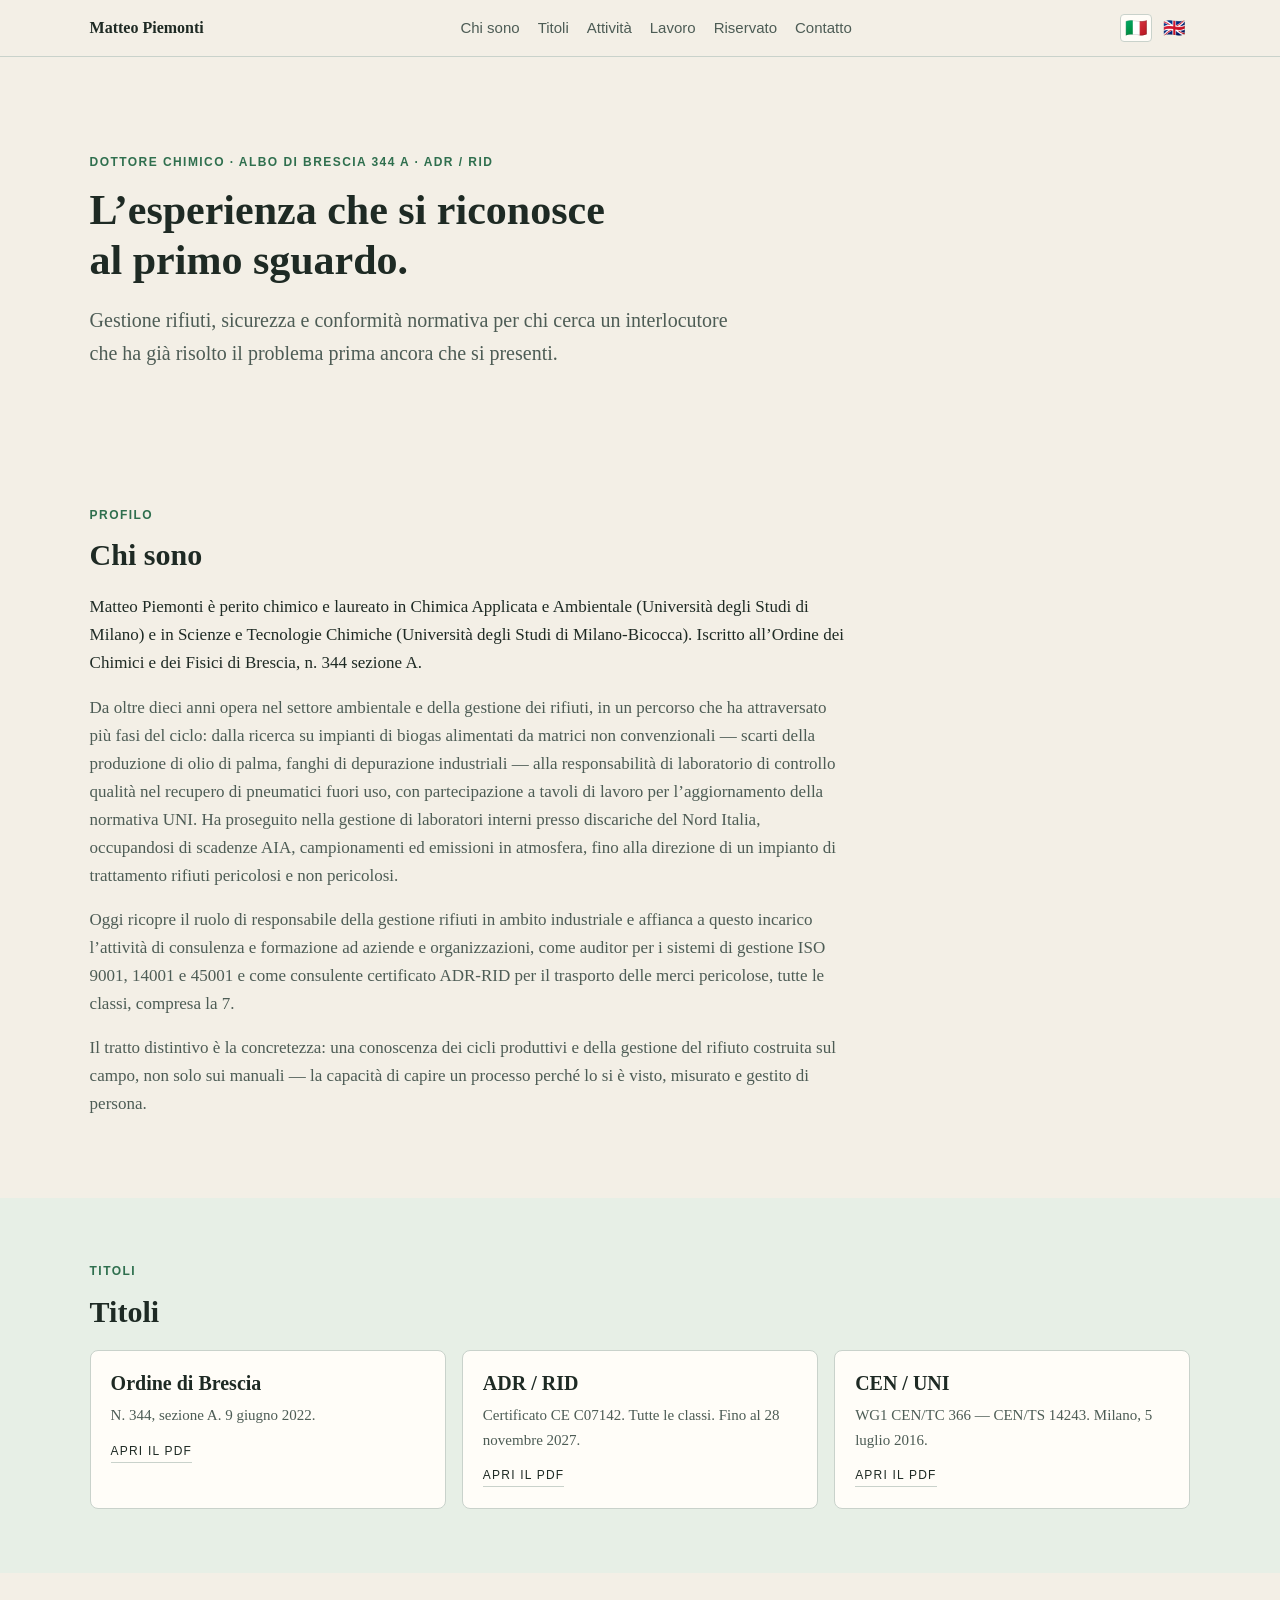
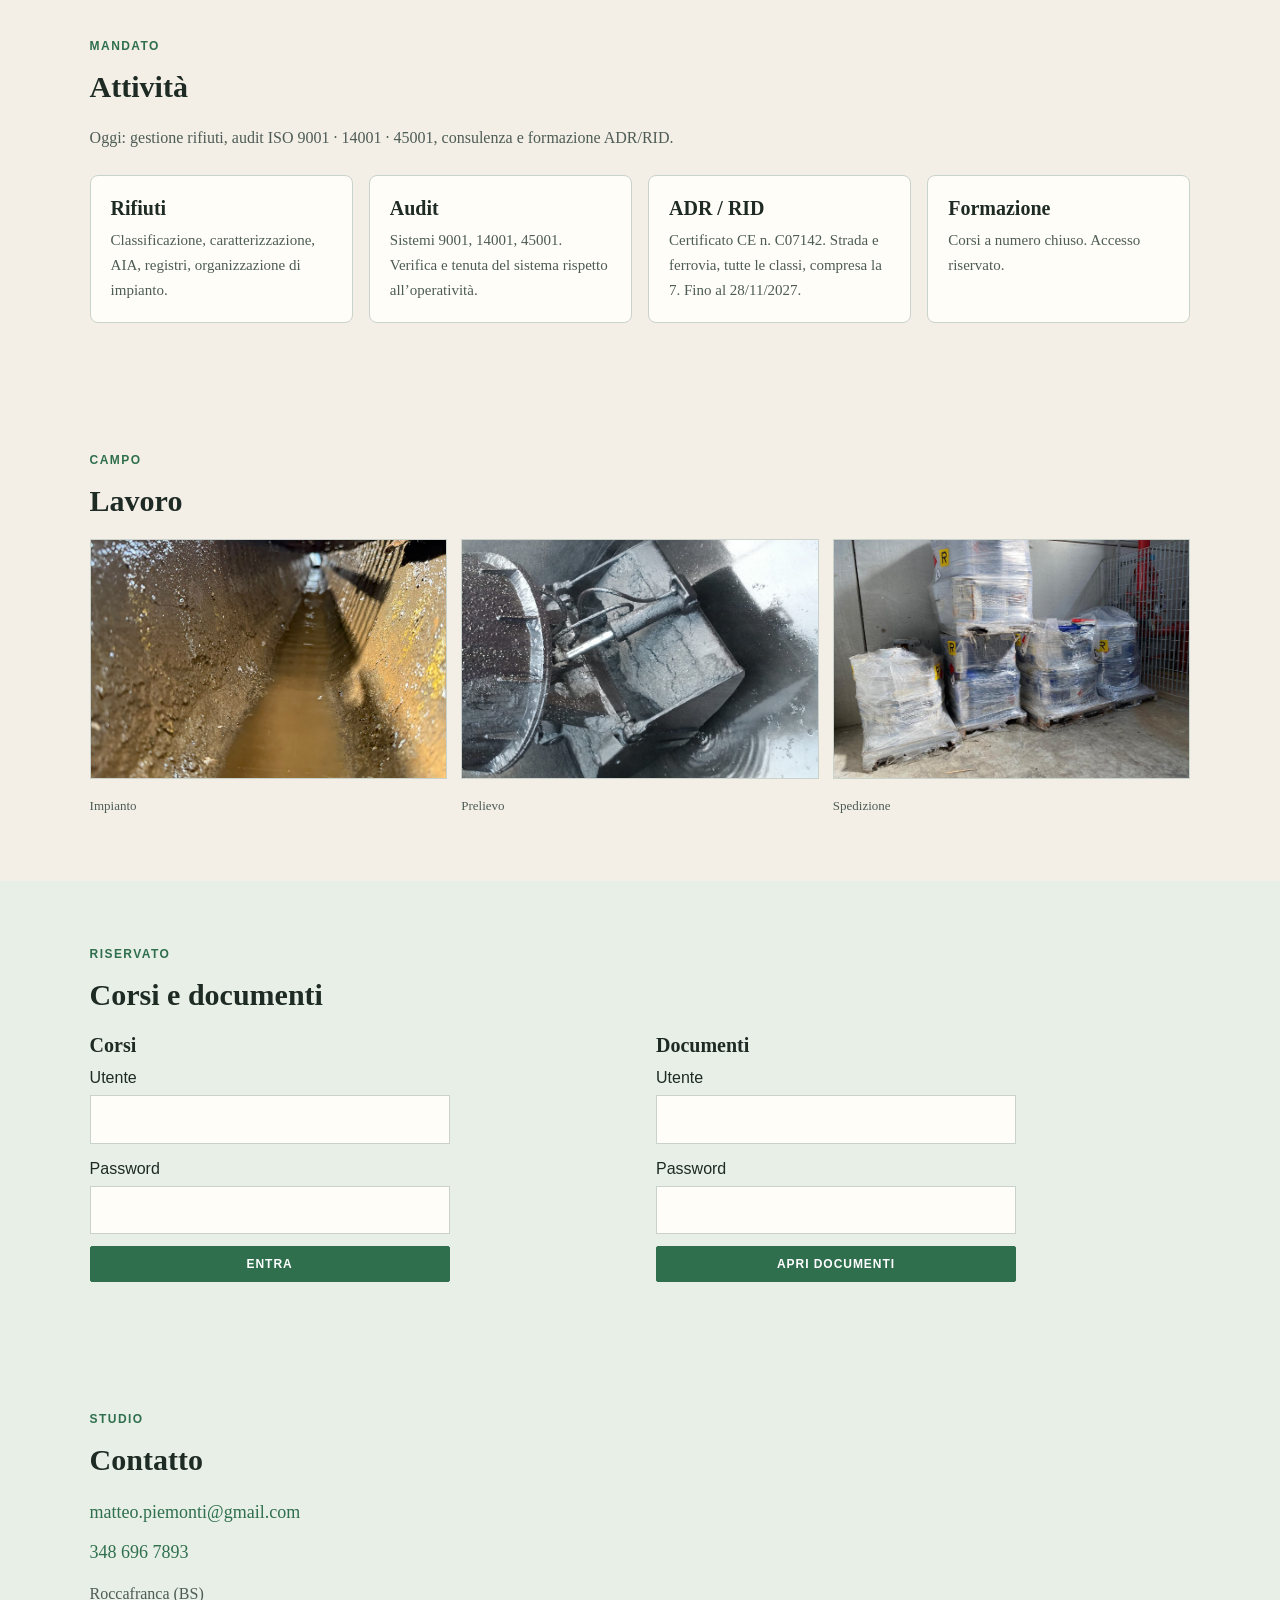
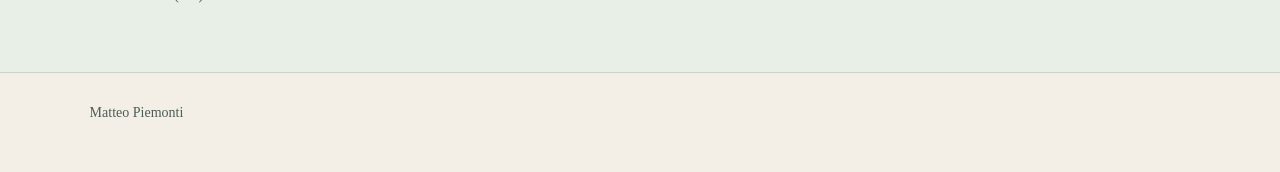
<file: index.html>
<!DOCTYPE html>
<html lang="it">
<head>
  <meta charset="UTF-8" />
  <meta name="viewport" content="width=device-width, initial-scale=1" />
  <title>Matteo Piemonti · Chimico</title>
  <meta name="description" content="Dott. Chim. Matteo Piemonti. Gestione rifiuti, audit ISO, consulente ADR/RID." />
  <style>
    :root { --bg:#f3efe6; --bg-alt:#e7efe6; --paper:#fffdf8; --ink:#1e2a24; --mute:#4d5c55; --line:#c9d2cb; --accent:#2f6f4e; }
    * { box-sizing:border-box; margin:0; padding:0; }
    body { background:var(--bg); color:var(--ink); font-family:Georgia,"Times New Roman",serif; line-height:1.65; }
    a { color:var(--accent); text-decoration:none; }
    a:hover { text-decoration:underline; }
    .nav { position:sticky; top:0; z-index:20; display:flex; align-items:center; justify-content:space-between; padding:14px 7vw; background:#f3efe6; border-bottom:1px solid var(--line); }
    .logo { color:var(--ink); font-weight:700; text-decoration:none; font-family:Georgia,serif; }
    .nav nav { display:flex; gap:18px; }
    .nav nav a { color:var(--mute); font-size:15px; font-family:Arial,Helvetica,sans-serif; }
    .menu-btn { display:none; border:1px solid var(--line); background:var(--paper); padding:6px 10px; font:inherit; }
    .hero { padding:96px 7vw 72px; max-width:820px; }
    .eyebrow { text-transform:uppercase; letter-spacing:.12em; font-size:12px; font-weight:700; color:var(--accent); margin-bottom:12px; font-family:Arial,Helvetica,sans-serif; }
    h1,h2,h3 { line-height:1.2; font-weight:700; }
    h1 { font-size:42px; margin-bottom:18px; }
    h2 { font-size:30px; margin:8px 0 20px; }
    h3 { font-size:20px; margin-bottom:8px; }
    .lead { font-size:20px; color:var(--mute); max-width:640px; }
    .lead-sm { color:var(--mute); max-width:720px; margin-bottom:24px; }
    .textlink { display:inline-block; margin-top:14px; color:var(--ink); font-size:12px; letter-spacing:.1em; text-transform:uppercase; border-bottom:1px solid var(--line); font-family:Arial,Helvetica,sans-serif; }
    .btn,.btn-ghost { display:inline-flex; align-items:center; justify-content:center; padding:10px 16px; border-radius:2px; font:700 12px Arial,Helvetica,sans-serif; letter-spacing:.08em; text-transform:uppercase; cursor:pointer; text-decoration:none; }
    .btn { background:var(--accent); color:#fff; border:1px solid var(--accent); }
    .btn-ghost { background:transparent; color:var(--ink); border:1px solid var(--line); }
    .band { padding:64px 7vw; }
    .band-alt { background:var(--bg-alt); }
    .prose { max-width:760px; }
    .prose p { margin-bottom:16px; color:var(--mute); font-size:17px; }
    .prose p:first-child { color:var(--ink); }
    .cards { display:grid; grid-template-columns:repeat(auto-fit,minmax(220px,1fr)); gap:16px; }
    .cards article { background:var(--paper); border:1px solid var(--line); border-radius:8px; padding:20px; }
    .cards article p { color:var(--mute); font-size:15px; }
    .photos { display:grid; grid-template-columns:repeat(3,1fr); gap:14px; }
    .photos img { width:100%; height:240px; object-fit:cover; border:1px solid var(--line); }
    .photos figcaption { margin-top:8px; font-size:13px; color:var(--mute); }
    .login { display:grid; gap:12px; max-width:360px; font-family:Arial,Helvetica,sans-serif; }
    .login input { width:100%; margin-top:4px; padding:10px; border:1px solid var(--line); background:var(--paper); font:inherit; }
    .err { color:#9b2c2c; }
    .ok { color:#216e3a; margin-bottom:12px; }
    .video-wrap { position:relative; width:min(720px,100%); padding-bottom:56.25%; height:0; margin:16px 0 12px; background:#1e2a24; }
    .video-wrap iframe { position:absolute; inset:0; width:100%; height:100%; border:0; }
    #corso-test[aria-disabled="true"] { opacity:.4; pointer-events:none; }
    .contact-line { margin-top:10px; font-size:18px; }
    .mute-note { color:var(--mute); margin-top:14px; }
    .lang-switch { display:flex; gap:6px; margin-left:12px; }
    .lang-btn { background:none; border:1px solid transparent; font-size:18px; cursor:pointer; padding:2px 4px; border-radius:4px; }
    .lang-btn.active { border-color:var(--line); background:var(--paper); }
    footer { padding:28px 7vw 48px; color:var(--mute); font-size:14px; border-top:1px solid var(--line); }
    @media (max-width:800px) {
      .nav nav { display:none; position:absolute; top:56px; right:12px; flex-direction:column; background:var(--paper); border:1px solid var(--line); padding:12px 16px; }
      body.nav-open .nav nav { display:flex; }
      .menu-btn { display:block; }
      .photos { grid-template-columns:1fr; }
      h1 { font-size:32px; }
    }
  </style>
</head>
<body>
  <header class="nav">
    <a class="logo" href="#top">Matteo Piemonti</a>
    <nav>
      <a href="#chi-sono" data-i18n="nav.chi-sono">Chi sono</a>
      <a href="#titoli" data-i18n="nav.titoli">Titoli</a>
      <a href="#oggi" data-i18n="nav.attivita">Attività</a>
      <a href="#campo" data-i18n="nav.lavoro">Lavoro</a>
      <a href="#corsi" data-i18n="nav.riservato">Riservato</a>
      <a href="#contatti" data-i18n="nav.contatto">Contatto</a>
    </nav>
    <div class="lang-switch">
      <button type="button" class="lang-btn active" data-lang="it" title="Italiano">🇮🇹</button>
      <button type="button" class="lang-btn" data-lang="en" title="English">🇬🇧</button>
    </div>
    <button class="menu-btn" type="button" onclick="document.body.classList.toggle('nav-open')">Menu</button>
  </header>

  <section class="hero" id="top">
    <p class="eyebrow" data-i18n="hero.eyebrow">Dottore chimico · Albo di Brescia 344 A · ADR / RID</p>
    <h1 data-i18n="hero.title">L’esperienza che si riconosce<br />al primo sguardo.</h1>
    <p class="lead" data-i18n="hero.lead">Gestione rifiuti, sicurezza e conformità normativa per chi cerca un interlocutore che ha già risolto il problema prima ancora che si presenti.</p>
  </section>

  <section class="band" id="chi-sono">
    <p class="eyebrow" data-i18n="chi.eyebrow">Profilo</p>
    <h2 data-i18n="chi.title">Chi sono</h2>
    <div class="prose">
      <p data-i18n="chi.p1">Matteo Piemonti è perito chimico e laureato in Chimica Applicata e Ambientale (Università degli Studi di Milano) e in Scienze e Tecnologie Chimiche (Università degli Studi di Milano-Bicocca). Iscritto all’Ordine dei Chimici e dei Fisici di Brescia, n. 344 sezione A.</p>
      <p data-i18n="chi.p2">Da oltre dieci anni opera nel settore ambientale e della gestione dei rifiuti, in un percorso che ha attraversato più fasi del ciclo: dalla ricerca su impianti di biogas alimentati da matrici non convenzionali — scarti della produzione di olio di palma, fanghi di depurazione industriali — alla responsabilità di laboratorio di controllo qualità nel recupero di pneumatici fuori uso, con partecipazione a tavoli di lavoro per l’aggiornamento della normativa UNI. Ha proseguito nella gestione di laboratori interni presso discariche del Nord Italia, occupandosi di scadenze AIA, campionamenti ed emissioni in atmosfera, fino alla direzione di un impianto di trattamento rifiuti pericolosi e non pericolosi.</p>
      <p data-i18n="chi.p3">Oggi ricopre il ruolo di responsabile della gestione rifiuti in ambito industriale e affianca a questo incarico l’attività di consulenza e formazione ad aziende e organizzazioni, come auditor per i sistemi di gestione ISO 9001, 14001 e 45001 e come consulente certificato ADR-RID per il trasporto delle merci pericolose, tutte le classi, compresa la 7.</p>
      <p data-i18n="chi.p4">Il tratto distintivo è la concretezza: una conoscenza dei cicli produttivi e della gestione del rifiuto costruita sul campo, non solo sui manuali — la capacità di capire un processo perché lo si è visto, misurato e gestito di persona.</p>
    </div>
  </section>

  <section class="band band-alt" id="titoli">
    <p class="eyebrow" data-i18n="titoli.eyebrow">Titoli</p>
    <h2 data-i18n="titoli.title">Titoli</h2>
    <div class="cards">
      <article>
        <h3 data-i18n="titoli.ordine">Ordine di Brescia</h3>
        <p data-i18n="titoli.ordine.p">N. 344, sezione A. 9 giugno 2022.</p>
        <a class="textlink" href="https://matteopiemonti.it/iscrizione-ordine-chimici.pdf" target="_blank" rel="noopener" data-i18n="pdf.open">Apri il PDF</a>
      </article>
      <article>
        <h3>ADR / RID</h3>
        <p data-i18n="titoli.adr.p">Certificato CE C07142. Tutte le classi. Fino al 28 novembre 2027.</p>
        <a class="textlink" href="https://matteopiemonti.it/certificato-adr-rid.pdf" target="_blank" rel="noopener" data-i18n="pdf.open">Apri il PDF</a>
      </article>
      <article>
        <h3>CEN / UNI</h3>
        <p data-i18n="titoli.cen.p">WG1 CEN/TC 366 — CEN/TS 14243. Milano, 5 luglio 2016.</p>
        <a class="textlink" href="https://matteopiemonti.it/attestato-cen-uni-elt.pdf" target="_blank" rel="noopener" data-i18n="pdf.open">Apri il PDF</a>
      </article>
    </div>
  </section>

  <section class="band" id="oggi">
    <p class="eyebrow" data-i18n="oggi.eyebrow">Mandato</p>
    <h2 data-i18n="oggi.title">Attività</h2>
    <p class="lead-sm" data-i18n="oggi.lead">Oggi: gestione rifiuti, audit ISO 9001 · 14001 · 45001, consulenza e formazione ADR/RID.</p>
    <div class="cards">
      <article>
        <h3 data-i18n="oggi.rifiuti">Rifiuti</h3>
        <p data-i18n="oggi.rifiuti.p">Classificazione, caratterizzazione, AIA, registri, organizzazione di impianto.</p>
      </article>
      <article>
        <h3>Audit</h3>
        <p data-i18n="oggi.audit.p">Sistemi 9001, 14001, 45001. Verifica e tenuta del sistema rispetto all’operatività.</p>
      </article>
      <article>
        <h3>ADR / RID</h3>
        <p data-i18n="oggi.adr.p">Certificato CE n. C07142. Strada e ferrovia, tutte le classi, compresa la 7. Fino al 28/11/2027.</p>
      </article>
      <article>
        <h3 data-i18n="oggi.formazione">Formazione</h3>
        <p data-i18n="oggi.formazione.p">Corsi a numero chiuso. Accesso riservato.</p>
      </article>
    </div>
  </section>

  <section class="band" id="campo">
    <p class="eyebrow" data-i18n="campo.eyebrow">Campo</p>
    <h2 data-i18n="campo.title">Lavoro</h2>
    <div class="photos">
      <figure>
        <img src="impianto-canale.jpg" alt="Sezione di impianto" />
        <figcaption>Impianto</figcaption>
      </figure>
      <figure>
        <img src="impianto-benna.jpg" alt="Prelievo in vasca" />
        <figcaption>Prelievo</figcaption>
      </figure>
      <figure>
        <img src="merci-pericolose.jpg" alt="Colli etichettati" />
        <figcaption>Spedizione</figcaption>
      </figure>
    </div>
  </section>

  <section class="band band-alt" id="corsi">
    <p class="eyebrow" data-i18n="corsi.eyebrow">Riservato</p>
    <h2 data-i18n="corsi.title">Corsi e documenti</h2>
    <div style="display:grid; grid-template-columns:repeat(auto-fit,minmax(280px,1fr)); gap:32px; margin-top:16px;">
      <div>
        <h3>Corsi</h3>
        <form class="login" id="login-form" onsubmit="return login(event)">
          <label>Utente
            <input type="text" id="user" autocomplete="username" required />
          </label>
          <label>Password
            <input type="password" id="pass" autocomplete="current-password" required />
          </label>
          <button type="submit" class="btn">Entra</button>
          <p class="err" id="login-err" hidden>Accesso non consentito.</p>
        </form>
        <div id="corsi-area" hidden>
          <p class="ok" id="corso-titolo">Accesso consentito.</p>
          <p class="lead-sm">Guardi la presentazione per intero. A fine video conferma e si apre il test.</p>
          <div class="video-wrap">
            <iframe id="corso-video" title="Presentazione del corso" allow="autoplay" allowfullscreen></iframe>
          </div>
          <p>
            <button class="btn" type="button" id="corso-fine">Presentazione conclusa</button>
          </p>
          <p>
            <a class="btn" id="corso-test" href="#" target="_blank" rel="noopener" aria-disabled="true">Vai al test</a>
          </p>
          <p class="err" id="corso-lock">Il test si apre dopo la conferma a fine presentazione.</p>
          <p><button class="btn btn-ghost" type="button" onclick="logout()">Esci</button></p>
        </div>
      </div>
      <div>
        <h3>Documenti</h3>
        <form class="login" id="docs-login" onsubmit="return apriDocumenti(event)">
          <label>Utente
            <input type="text" id="docs-user" autocomplete="username" required />
          </label>
          <label>Password
            <input type="password" id="docs-pass" autocomplete="current-password" required />
          </label>
          <button type="submit" class="btn">Apri documenti</button>
          <p class="err" id="docs-err" hidden>Accesso non consentito.</p>
        </form>
      </div>
    </div>
  </section>

  <section class="band band-alt" id="contatti">
    <p class="eyebrow" data-i18n="contatti.eyebrow">Studio</p>
    <h2 data-i18n="contatti.title">Contatto</h2>
    <p class="contact-line"><a href="mailto:matteo.piemonti@gmail.com">matteo.piemonti@gmail.com</a></p>
    <p class="contact-line"><a href="tel:+393486967893">348 696 7893</a></p>
    <p class="mute-note">Roccafranca (BS)</p>
  </section>

  <footer>
    <p>Matteo Piemonti</p>
  </footer>

  <script>
    const i18n = {
      it: {
        "nav.chi-sono": "Chi sono",
        "nav.titoli": "Titoli",
        "nav.attivita": "Attività",
        "nav.lavoro": "Lavoro",
        "nav.riservato": "Riservato",
        "nav.contatto": "Contatto",
        "hero.eyebrow": "Dottore chimico · Albo di Brescia 344 A · ADR / RID",
        "hero.title": "L’esperienza che si riconosce<br />al primo sguardo.",
        "hero.lead": "Gestione rifiuti, sicurezza e conformità normativa per chi cerca un interlocutore che ha già risolto il problema prima ancora che si presenti.",
        "chi.eyebrow": "Profilo",
        "chi.title": "Chi sono",
        "chi.p1": "Matteo Piemonti è perito chimico e laureato in Chimica Applicata e Ambientale (Università degli Studi di Milano) e in Scienze e Tecnologie Chimiche (Università degli Studi di Milano-Bicocca). Iscritto all’Ordine dei Chimici e dei Fisici di Brescia, n. 344 sezione A.",
        "chi.p2": "Da oltre dieci anni opera nel settore ambientale e della gestione dei rifiuti, in un percorso che ha attraversato più fasi del ciclo: dalla ricerca su impianti di biogas alimentati da matrici non convenzionali — scarti della produzione di olio di palma, fanghi di depurazione industriali — alla responsabilità di laboratorio di controllo qualità nel recupero di pneumatici fuori uso, con partecipazione a tavoli di lavoro per l’aggiornamento della normativa UNI. Ha proseguito nella gestione di laboratori interni presso discariche del Nord Italia, occupandosi di scadenze AIA, campionamenti ed emissioni in atmosfera, fino alla direzione di un impianto di trattamento rifiuti pericolosi e non pericolosi.",
        "chi.p3": "Oggi ricopre il ruolo di responsabile della gestione rifiuti in ambito industriale e affianca a questo incarico l’attività di consulenza e formazione ad aziende e organizzazioni, come auditor per i sistemi di gestione ISO 9001, 14001 e 45001 e come consulente certificato ADR-RID per il trasporto delle merci pericolose, tutte le classi, compresa la 7.",
        "chi.p4": "Il tratto distintivo è la concretezza: una conoscenza dei cicli produttivi e della gestione del rifiuto costruita sul campo, non solo sui manuali — la capacità di capire un processo perché lo si è visto, misurato e gestito di persona.",
        "titoli.eyebrow": "Titoli",
        "titoli.title": "Titoli",
        "titoli.ordine": "Ordine di Brescia",
        "titoli.ordine.p": "N. 344, sezione A. 9 giugno 2022.",
        "titoli.adr.p": "Certificato CE C07142. Tutte le classi. Fino al 28 novembre 2027.",
        "titoli.cen.p": "WG1 CEN/TC 366 — CEN/TS 14243. Milano, 5 luglio 2016.",
        "pdf.open": "Apri il PDF",
        "oggi.eyebrow": "Mandato",
        "oggi.title": "Attività",
        "oggi.lead": "Oggi: gestione rifiuti, audit ISO 9001 · 14001 · 45001, consulenza e formazione ADR/RID.",
        "oggi.rifiuti": "Rifiuti",
        "oggi.rifiuti.p": "Classificazione, caratterizzazione, AIA, registri, organizzazione di impianto.",
        "oggi.audit.p": "Sistemi 9001, 14001, 45001. Verifica e tenuta del sistema rispetto all’operatività.",
        "oggi.adr.p": "Certificato CE n. C07142. Strada e ferrovia, tutte le classi, compresa la 7. Fino al 28/11/2027.",
        "oggi.formazione": "Formazione",
        "oggi.formazione.p": "Corsi a numero chiuso. Accesso riservato.",
        "campo.eyebrow": "Campo",
        "campo.title": "Lavoro",
        "corsi.eyebrow": "Riservato",
        "corsi.title": "Corsi e documenti",
        "contatti.eyebrow": "Studio",
        "contatti.title": "Contatto"
      },
      en: {
        "nav.chi-sono": "About",
        "nav.titoli": "Credentials",
        "nav.attivita": "Services",
        "nav.lavoro": "Field",
        "nav.riservato": "Members",
        "nav.contatto": "Contact",
        "hero.eyebrow": "Doctor of Chemistry · Brescia Register 344 A · ADR / RID",
        "hero.title": "Experience recognised<br />at first glance.",
        "hero.lead": "Waste management, safety and regulatory compliance for those who want an interlocutor who has already solved the problem before it appears.",
        "chi.eyebrow": "Profile",
        "chi.title": "About",
        "chi.p1": "Matteo Piemonti holds a chemical technician diploma and degrees in Applied and Environmental Chemistry (University of Milan) and in Chemical Sciences and Technologies (University of Milan-Bicocca). Registered with the Order of Chemists and Physicists of Brescia, no. 344 section A.",
        "chi.p2": "For over ten years he has worked in the environmental sector and waste management, following a path that has covered multiple stages of the cycle: from research on biogas plants fed with unconventional matrices — palm oil production residues, industrial sewage sludge — to responsibility for the quality control laboratory in the recovery of end-of-life tyres, including participation in working groups for the update of UNI standards. He then managed internal laboratories at landfills in Northern Italy, handling AIA deadlines, sampling and atmospheric emissions, up to the direction of a plant for the treatment of hazardous and non-hazardous waste.",
        "chi.p3": "Today he holds the role of waste management manager in an industrial context and combines this with consulting and training activities for companies and organisations, as an auditor for ISO 9001, 14001 and 45001 management systems and as a certified ADR-RID consultant for the transport of dangerous goods, all classes including class 7.",
        "chi.p4": "His distinguishing trait is concreteness: a knowledge of production cycles and waste management built in the field, not only on manuals — the ability to understand a process because he has seen, measured and managed it in person.",
        "titoli.eyebrow": "Credentials",
        "titoli.title": "Credentials",
        "titoli.ordine": "Brescia Register",
        "titoli.ordine.p": "No. 344, section A. 9 June 2022.",
        "titoli.adr.p": "CE Certificate C07142. All classes. Until 28 November 2027.",
        "titoli.cen.p": "WG1 CEN/TC 366 — CEN/TS 14243. Milan, 5 July 2016.",
        "pdf.open": "Open PDF",
        "oggi.eyebrow": "Mandate",
        "oggi.title": "Services",
        "oggi.lead": "Today: waste management, ISO 9001 · 14001 · 45001 audits, ADR/RID consulting and training.",
        "oggi.rifiuti": "Waste",
        "oggi.rifiuti.p": "Classification, characterisation, AIA, registers, plant organisation.",
        "oggi.audit.p": "Systems 9001, 14001, 45001. Verification and maintenance of the system against operations.",
        "oggi.adr.p": "CE Certificate no. C07142. Road and rail, all classes including 7. Until 28/11/2027.",
        "oggi.formazione": "Training",
        "oggi.formazione.p": "Limited-number courses. Restricted access.",
        "campo.eyebrow": "Field",
        "campo.title": "Work",
        "corsi.eyebrow": "Members",
        "corsi.title": "Courses and documents",
        "contatti.eyebrow": "Studio",
        "contatti.title": "Contact"
      }
    };

    function setLang(lang) {
      document.querySelectorAll("[data-i18n]").forEach((el) => {
        const key = el.getAttribute("data-i18n");
        if (i18n[lang] && i18n[lang][key]) {
          el.innerHTML = i18n[lang][key];
        }
      });
      document.querySelectorAll(".lang-btn").forEach((btn) => {
        btn.classList.toggle("active", btn.dataset.lang === lang);
      });
      document.documentElement.lang = lang;
      localStorage.setItem("lang", lang);
    }

    document.querySelectorAll(".lang-btn").forEach((btn) => {
      btn.addEventListener("click", () => setLang(btn.dataset.lang));
    });

    const saved = localStorage.getItem("lang") || "it";
    if (saved === "en") setLang("en");
  </script>
  <script src="app.js"></script>
</body>
</html>
</file>
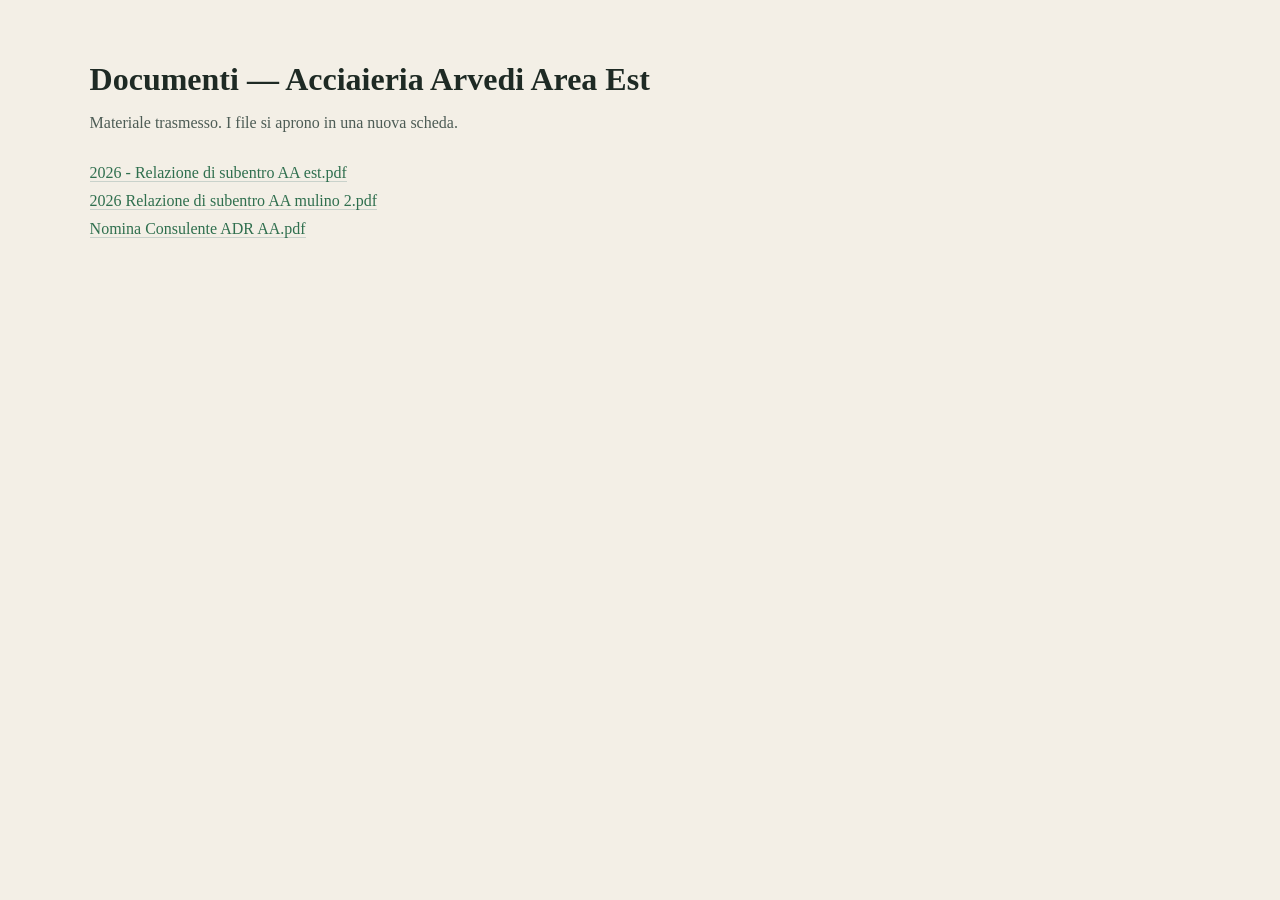
<file: documenti-acciaieria-est.html>
<!DOCTYPE html>
<html lang="it">
<head>
  <meta charset="UTF-8" />
  <meta name="viewport" content="width=device-width, initial-scale=1" />
  <title>Documenti — Acciaieria Arvedi Area Est</title>
  <style>
    body { font-family: Georgia, serif; background: #f3efe6; color: #1e2a24; margin: 0; padding: 40px 7vw; }
    h1 { font-size: 32px; margin-bottom: 8px; }
    .mute { color: #4d5c55; margin-bottom: 32px; }
    ul { list-style: none; padding: 0; }
    li { margin: 10px 0; }
    a { color: #2f6f4e; text-decoration: none; border-bottom: 1px solid #c9d2cb; }
    a:hover { border-color: #2f6f4e; }
  </style>
</head>
<body>
  <h1>Documenti — Acciaieria Arvedi Area Est</h1>
  <p class="mute">Materiale trasmesso. I file si aprono in una nuova scheda.</p>
  <ul>
    <li><a href="documenti/acciaieria-est/2026%20-%20Relazione%20di%20subentro%20AA%20est.pdf" target="_blank" rel="noopener">2026 - Relazione di subentro AA est.pdf</a></li>
    <li><a href="documenti/acciaieria-est/2026%20Relazione%20di%20subentro%20AA%20mulino%202.pdf" target="_blank" rel="noopener">2026 Relazione di subentro AA mulino 2.pdf</a></li>
    <li><a href="documenti/acciaieria-est/Nomina%20Consulente%20ADR%20AA.pdf" target="_blank" rel="noopener">Nomina Consulente ADR AA.pdf</a></li>
  </ul>
</body>
</html>
</file>
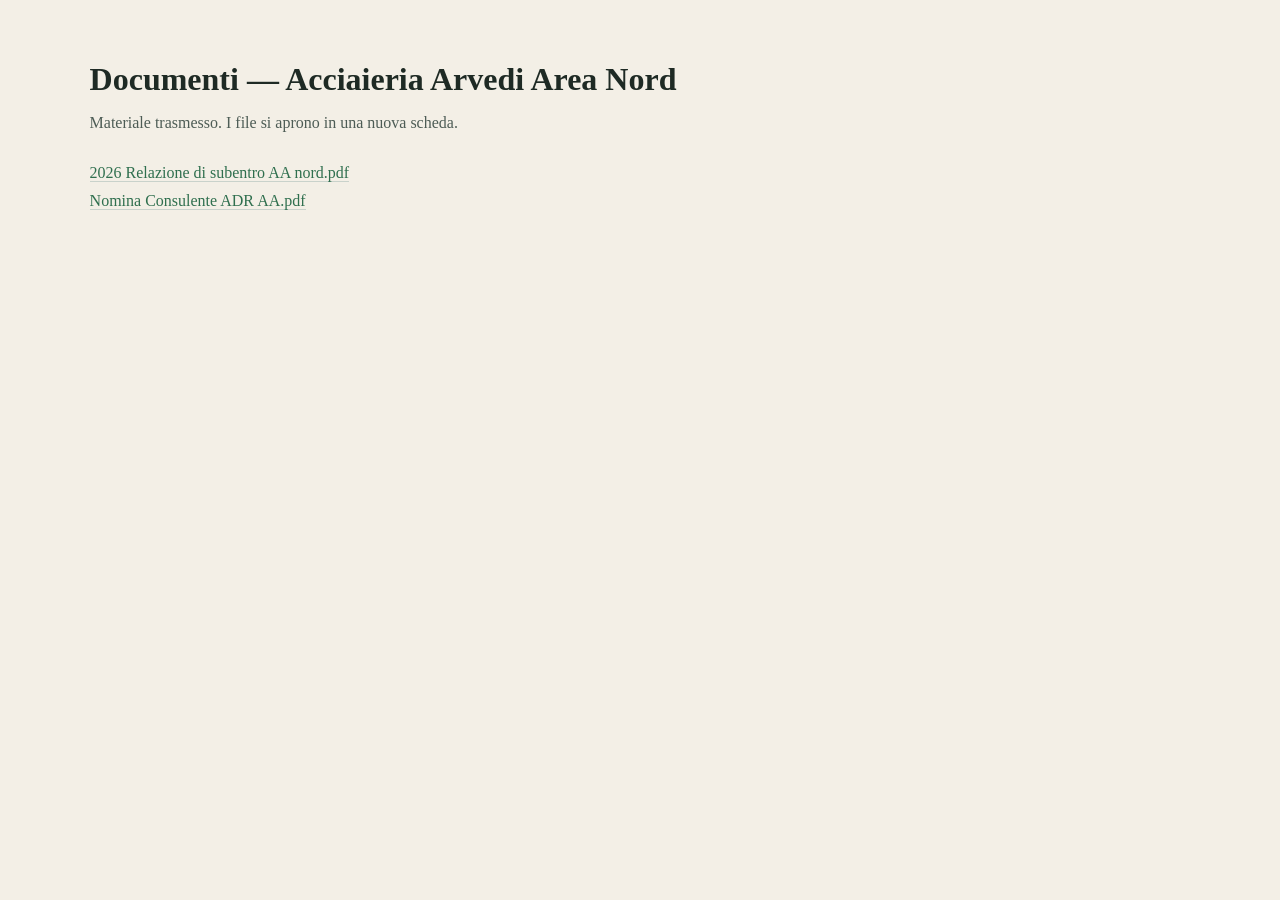
<file: documenti-acciaieria-nord.html>
<!DOCTYPE html>
<html lang="it">
<head>
  <meta charset="UTF-8" />
  <meta name="viewport" content="width=device-width, initial-scale=1" />
  <title>Documenti — Acciaieria Arvedi Area Nord</title>
  <style>
    body { font-family: Georgia, serif; background: #f3efe6; color: #1e2a24; margin: 0; padding: 40px 7vw; }
    h1 { font-size: 32px; margin-bottom: 8px; }
    .mute { color: #4d5c55; margin-bottom: 32px; }
    ul { list-style: none; padding: 0; }
    li { margin: 10px 0; }
    a { color: #2f6f4e; text-decoration: none; border-bottom: 1px solid #c9d2cb; }
    a:hover { border-color: #2f6f4e; }
  </style>
</head>
<body>
  <h1>Documenti — Acciaieria Arvedi Area Nord</h1>
  <p class="mute">Materiale trasmesso. I file si aprono in una nuova scheda.</p>
  <ul>
    <li><a href="documenti/acciaieria-nord/2026%20Relazione%20di%20subentro%20AA%20nord.pdf" target="_blank" rel="noopener">2026 Relazione di subentro AA nord.pdf</a></li>
    <li><a href="documenti/acciaieria-nord/Nomina%20Consulente%20ADR%20AA.pdf" target="_blank" rel="noopener">Nomina Consulente ADR AA.pdf</a></li>
  </ul>
</body>
</html>
</file>
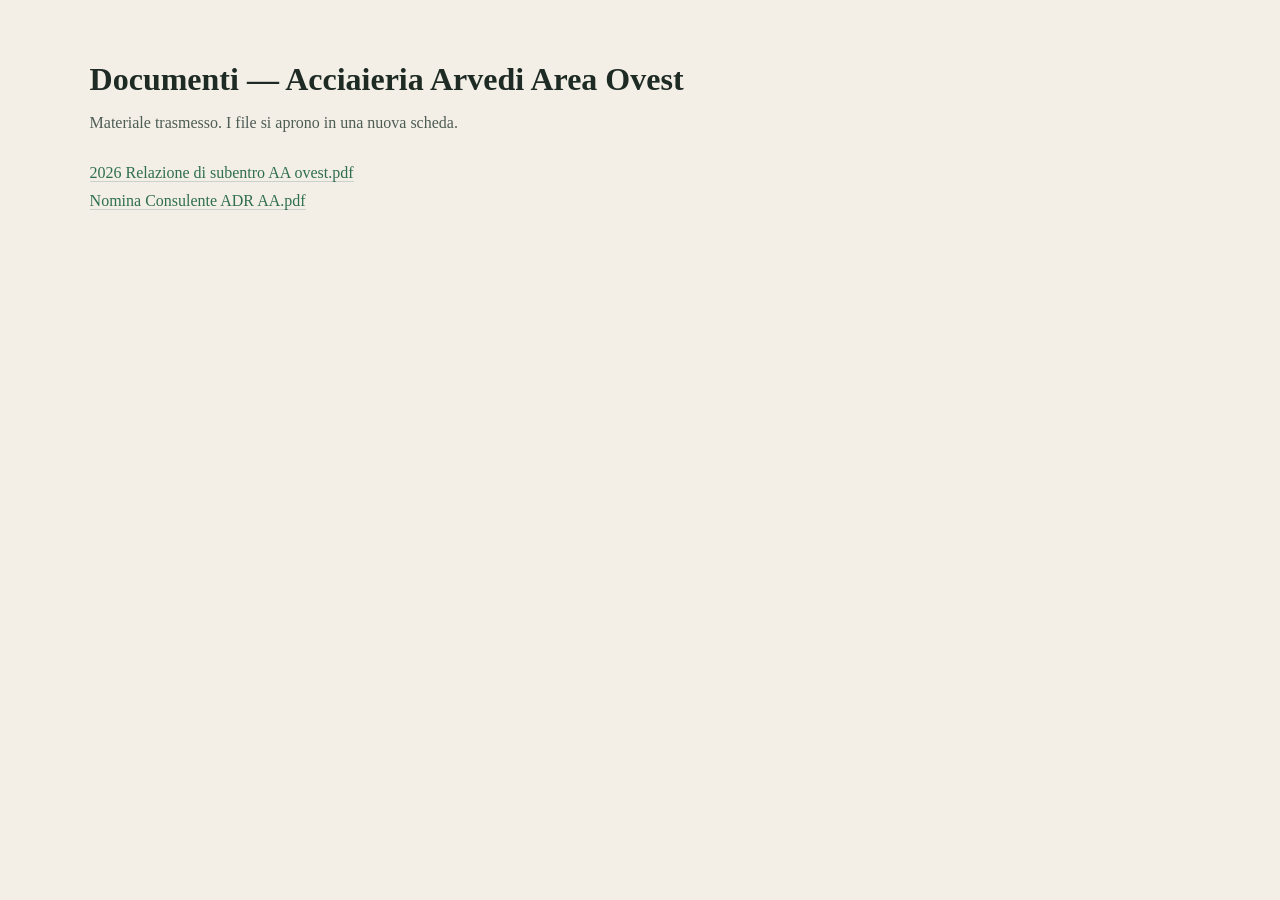
<file: documenti-acciaieria-ovest.html>
<!DOCTYPE html>
<html lang="it">
<head>
  <meta charset="UTF-8" />
  <meta name="viewport" content="width=device-width, initial-scale=1" />
  <title>Documenti — Acciaieria Arvedi Area Ovest</title>
  <style>
    body { font-family: Georgia, serif; background: #f3efe6; color: #1e2a24; margin: 0; padding: 40px 7vw; }
    h1 { font-size: 32px; margin-bottom: 8px; }
    .mute { color: #4d5c55; margin-bottom: 32px; }
    ul { list-style: none; padding: 0; }
    li { margin: 10px 0; }
    a { color: #2f6f4e; text-decoration: none; border-bottom: 1px solid #c9d2cb; }
    a:hover { border-color: #2f6f4e; }
  </style>
</head>
<body>
  <h1>Documenti — Acciaieria Arvedi Area Ovest</h1>
  <p class="mute">Materiale trasmesso. I file si aprono in una nuova scheda.</p>
  <ul>
    <li><a href="documenti/acciaieria-ovest/2026%20Relazione%20di%20subentro%20AA%20ovest.pdf" target="_blank" rel="noopener">2026 Relazione di subentro AA ovest.pdf</a></li>
    <li><a href="documenti/acciaieria-ovest/Nomina%20Consulente%20ADR%20AA.pdf" target="_blank" rel="noopener">Nomina Consulente ADR AA.pdf</a></li>
  </ul>
</body>
</html>
</file>
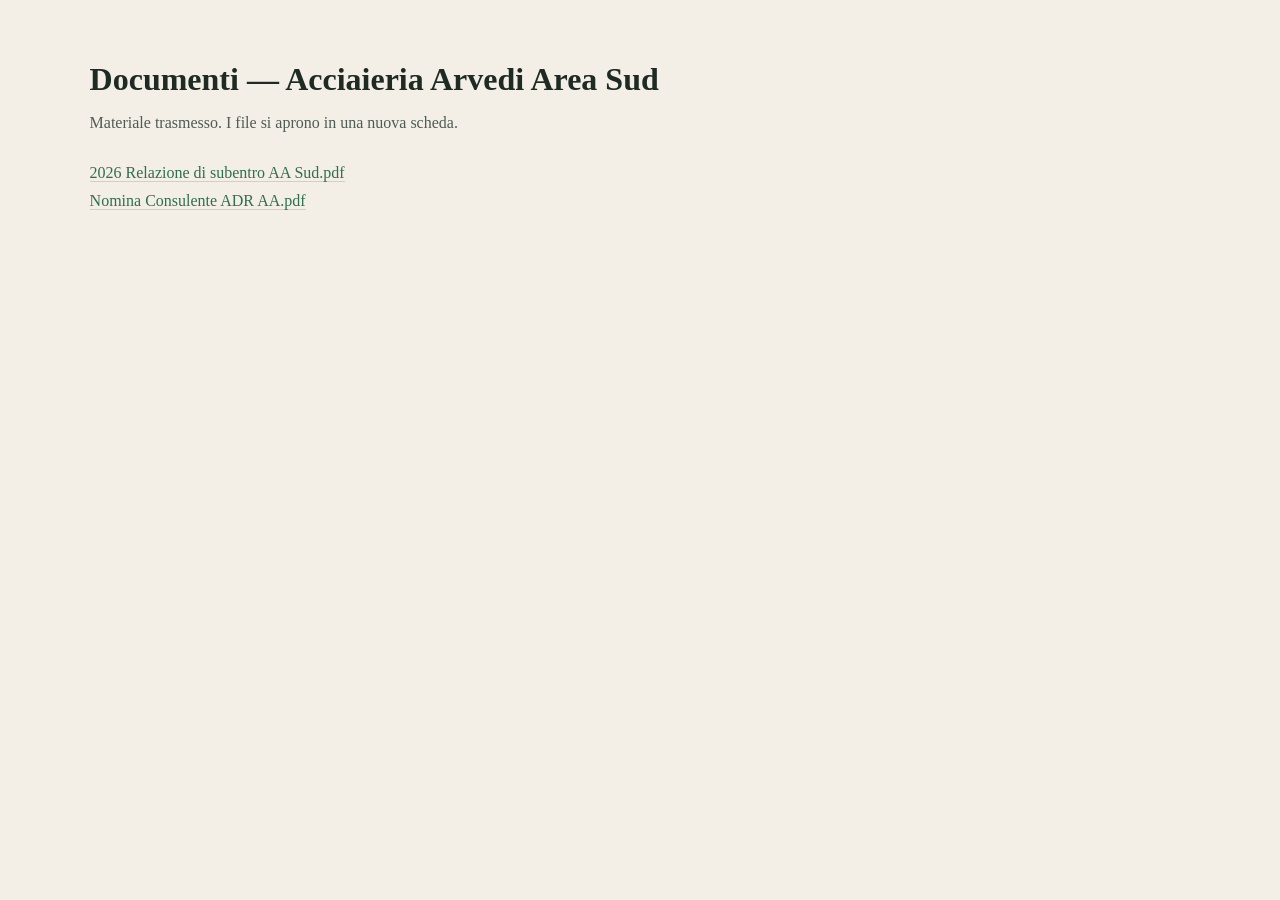
<file: documenti-acciaieria-sud.html>
<!DOCTYPE html>
<html lang="it">
<head>
  <meta charset="UTF-8" />
  <meta name="viewport" content="width=device-width, initial-scale=1" />
  <title>Documenti — Acciaieria Arvedi Area Sud</title>
  <style>
    body { font-family: Georgia, serif; background: #f3efe6; color: #1e2a24; margin: 0; padding: 40px 7vw; }
    h1 { font-size: 32px; margin-bottom: 8px; }
    .mute { color: #4d5c55; margin-bottom: 32px; }
    ul { list-style: none; padding: 0; }
    li { margin: 10px 0; }
    a { color: #2f6f4e; text-decoration: none; border-bottom: 1px solid #c9d2cb; }
    a:hover { border-color: #2f6f4e; }
  </style>
</head>
<body>
  <h1>Documenti — Acciaieria Arvedi Area Sud</h1>
  <p class="mute">Materiale trasmesso. I file si aprono in una nuova scheda.</p>
  <ul>
    <li><a href="documenti/acciaieria-sud/2026%20Relazione%20di%20subentro%20AA%20Sud.pdf" target="_blank" rel="noopener">2026 Relazione di subentro AA Sud.pdf</a></li>
    <li><a href="documenti/acciaieria-sud/Nomina%20Consulente%20ADR%20AA.pdf" target="_blank" rel="noopener">Nomina Consulente ADR AA.pdf</a></li>
  </ul>
</body>
</html>
</file>
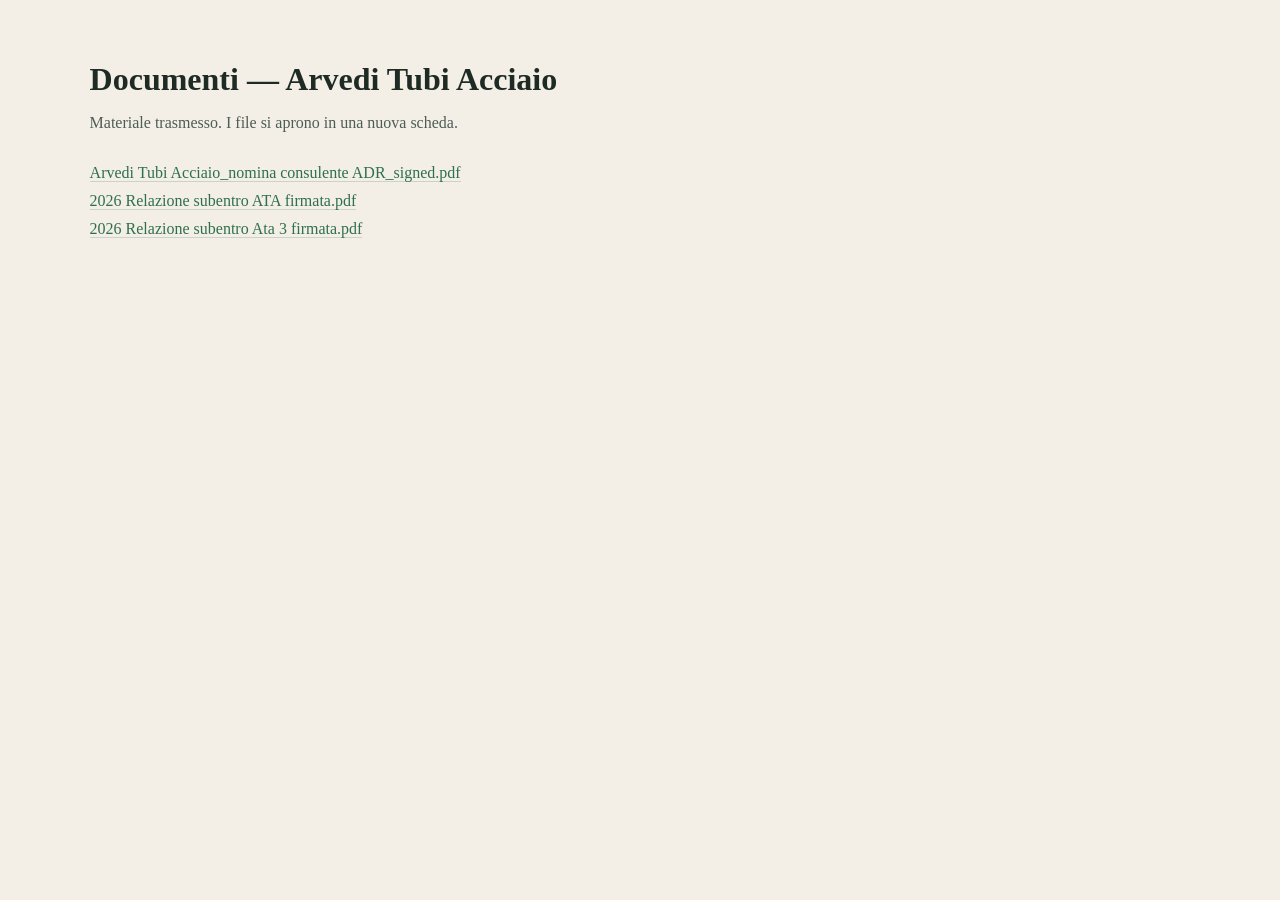
<file: documenti-arvedi-tubi.html>
<!DOCTYPE html>
<html lang="it">
<head>
  <meta charset="UTF-8" />
  <meta name="viewport" content="width=device-width, initial-scale=1" />
  <title>Documenti — Arvedi Tubi Acciaio</title>
  <style>
    body { font-family: Georgia, serif; background: #f3efe6; color: #1e2a24; margin: 0; padding: 40px 7vw; }
    h1 { font-size: 32px; margin-bottom: 8px; }
    .mute { color: #4d5c55; margin-bottom: 32px; }
    ul { list-style: none; padding: 0; }
    li { margin: 10px 0; }
    a { color: #2f6f4e; text-decoration: none; border-bottom: 1px solid #c9d2cb; }
    a:hover { border-color: #2f6f4e; }
  </style>
</head>
<body>
  <h1>Documenti — Arvedi Tubi Acciaio</h1>
  <p class="mute">Materiale trasmesso. I file si aprono in una nuova scheda.</p>
  <ul>
    <li><a href="documenti/arvedi-tubi/Arvedi%20Tubi%20Acciaio_nomina%20consulente%20ADR_signed.pdf" target="_blank" rel="noopener">Arvedi Tubi Acciaio_nomina consulente ADR_signed.pdf</a></li>
    <li><a href="documenti/arvedi-tubi/ATA/2026%20Relazione%20subentro%20ATA%20firmata.pdf" target="_blank" rel="noopener">2026 Relazione subentro ATA firmata.pdf</a></li>
    <li><a href="documenti/arvedi-tubi/ATA%203/2026%20Relazione%20subentro%20Ata%203%20firmata.pdf" target="_blank" rel="noopener">2026 Relazione subentro Ata 3 firmata.pdf</a></li>
  </ul>
</body>
</html>
</file>
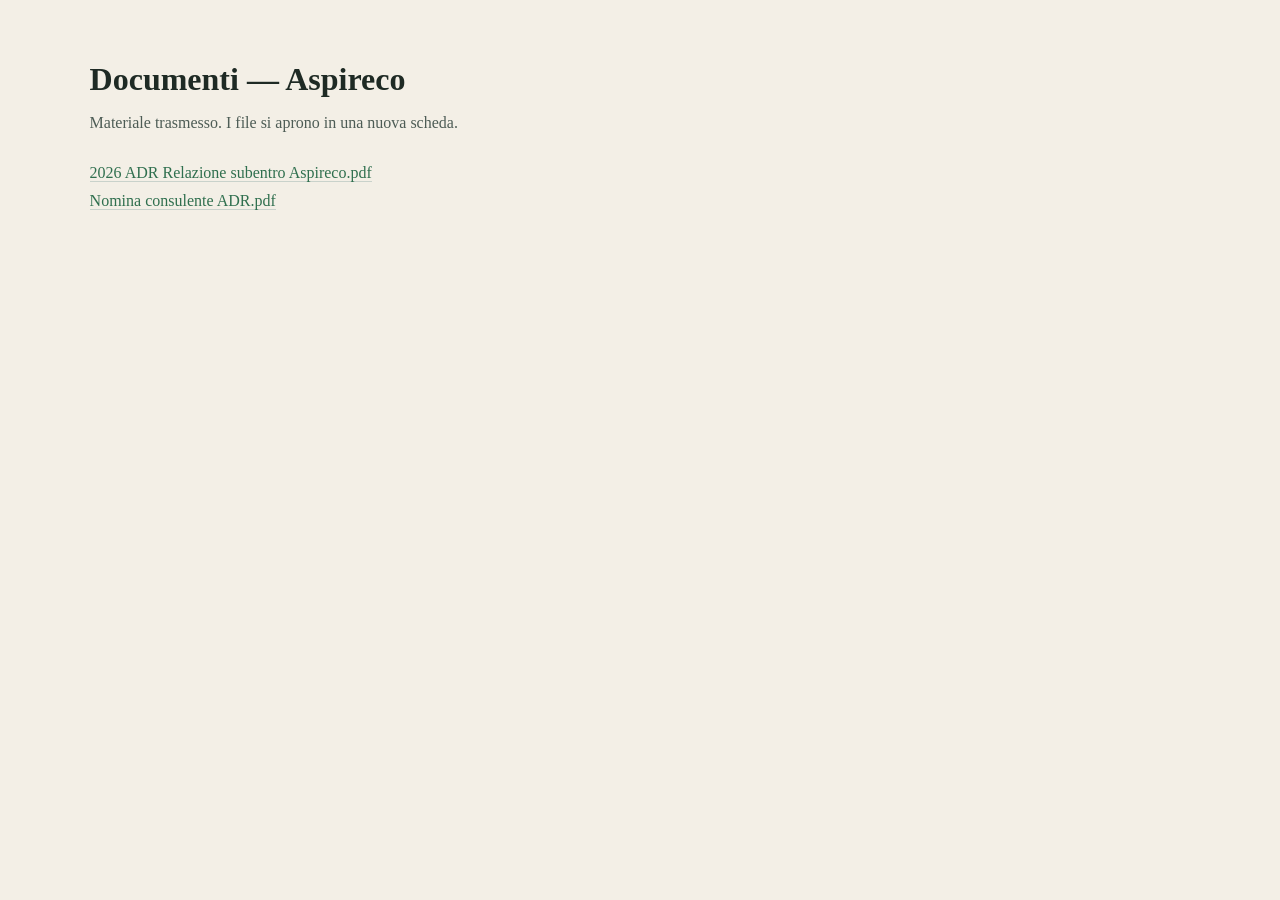
<file: documenti-aspireco.html>
<!DOCTYPE html>
<html lang="it">
<head>
  <meta charset="UTF-8" />
  <meta name="viewport" content="width=device-width, initial-scale=1" />
  <title>Documenti — Aspireco</title>
  <style>
    body { font-family: Georgia, serif; background: #f3efe6; color: #1e2a24; margin: 0; padding: 40px 7vw; }
    h1 { font-size: 32px; margin-bottom: 8px; }
    .mute { color: #4d5c55; margin-bottom: 32px; }
    ul { list-style: none; padding: 0; }
    li { margin: 10px 0; }
    a { color: #2f6f4e; text-decoration: none; border-bottom: 1px solid #c9d2cb; }
    a:hover { border-color: #2f6f4e; }
  </style>
</head>
<body>
  <h1>Documenti — Aspireco</h1>
  <p class="mute">Materiale trasmesso. I file si aprono in una nuova scheda.</p>
  <ul>
    <li><a href="documenti/aspireco/2026%20ADR%20Relazione%20subentro%20Aspireco.pdf" target="_blank" rel="noopener">2026 ADR Relazione subentro Aspireco.pdf</a></li>
    <li><a href="documenti/aspireco/Nomina%20consulente%20ADR.pdf" target="_blank" rel="noopener">Nomina consulente ADR.pdf</a></li>
  </ul>
</body>
</html>
</file>
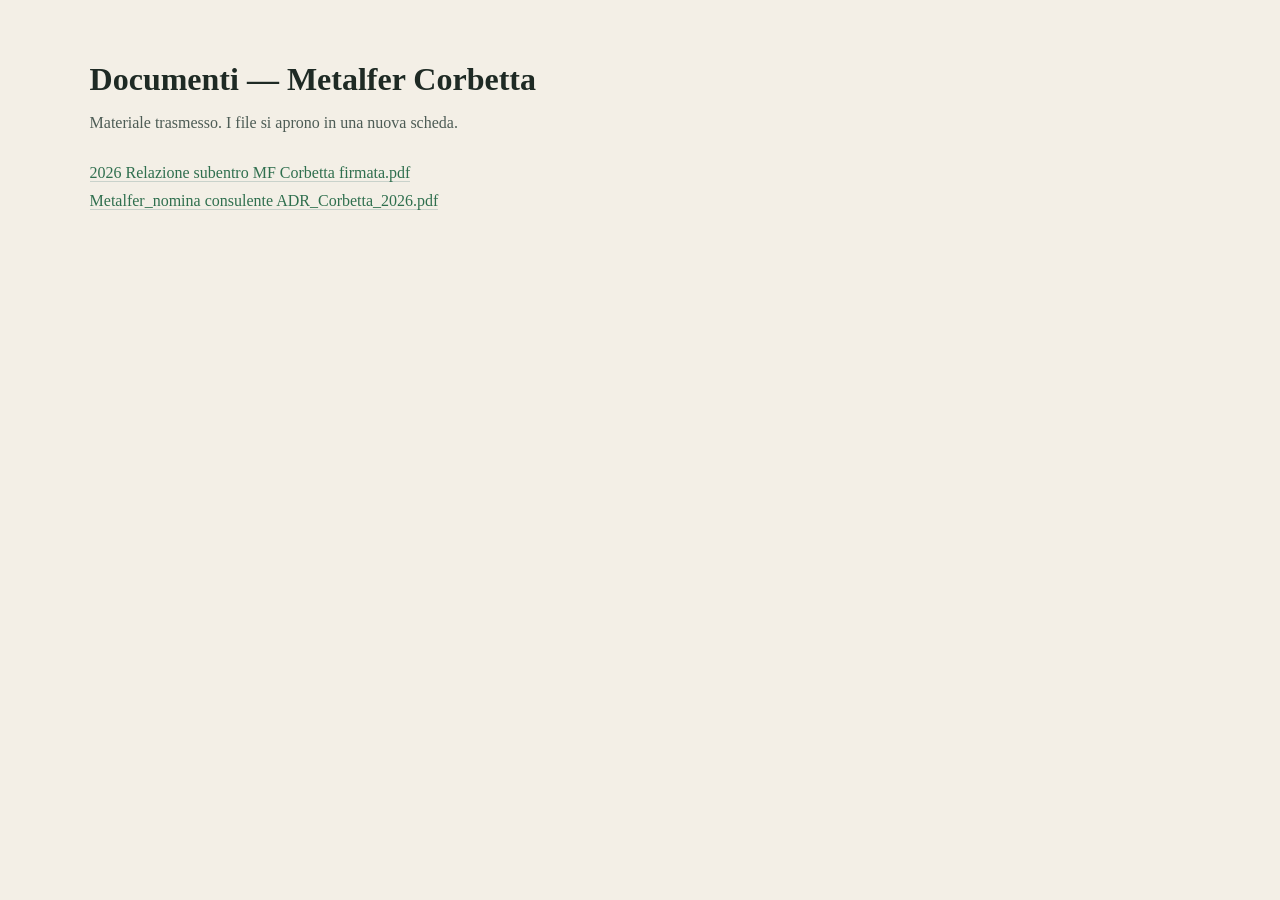
<file: documenti-metalfer-corbetta.html>
<!DOCTYPE html>
<html lang="it">
<head>
  <meta charset="UTF-8" />
  <meta name="viewport" content="width=device-width, initial-scale=1" />
  <title>Documenti — Metalfer Corbetta</title>
  <style>
    body { font-family: Georgia, serif; background: #f3efe6; color: #1e2a24; margin: 0; padding: 40px 7vw; }
    h1 { font-size: 32px; margin-bottom: 8px; }
    .mute { color: #4d5c55; margin-bottom: 32px; }
    ul { list-style: none; padding: 0; }
    li { margin: 10px 0; }
    a { color: #2f6f4e; text-decoration: none; border-bottom: 1px solid #c9d2cb; }
    a:hover { border-color: #2f6f4e; }
  </style>
</head>
<body>
  <h1>Documenti — Metalfer Corbetta</h1>
  <p class="mute">Materiale trasmesso. I file si aprono in una nuova scheda.</p>
  <ul>
    <li><a href="documenti/metalfer-corbetta/2026%20Relazione%20subentro%20MF%20Corbetta%20firmata.pdf" target="_blank" rel="noopener">2026 Relazione subentro MF Corbetta firmata.pdf</a></li>
    <li><a href="documenti/metalfer-corbetta/Metalfer_nomina%20consulente%20ADR_Corbetta_2026.pdf" target="_blank" rel="noopener">Metalfer_nomina consulente ADR_Corbetta_2026.pdf</a></li>
  </ul>
</body>
</html>
</file>
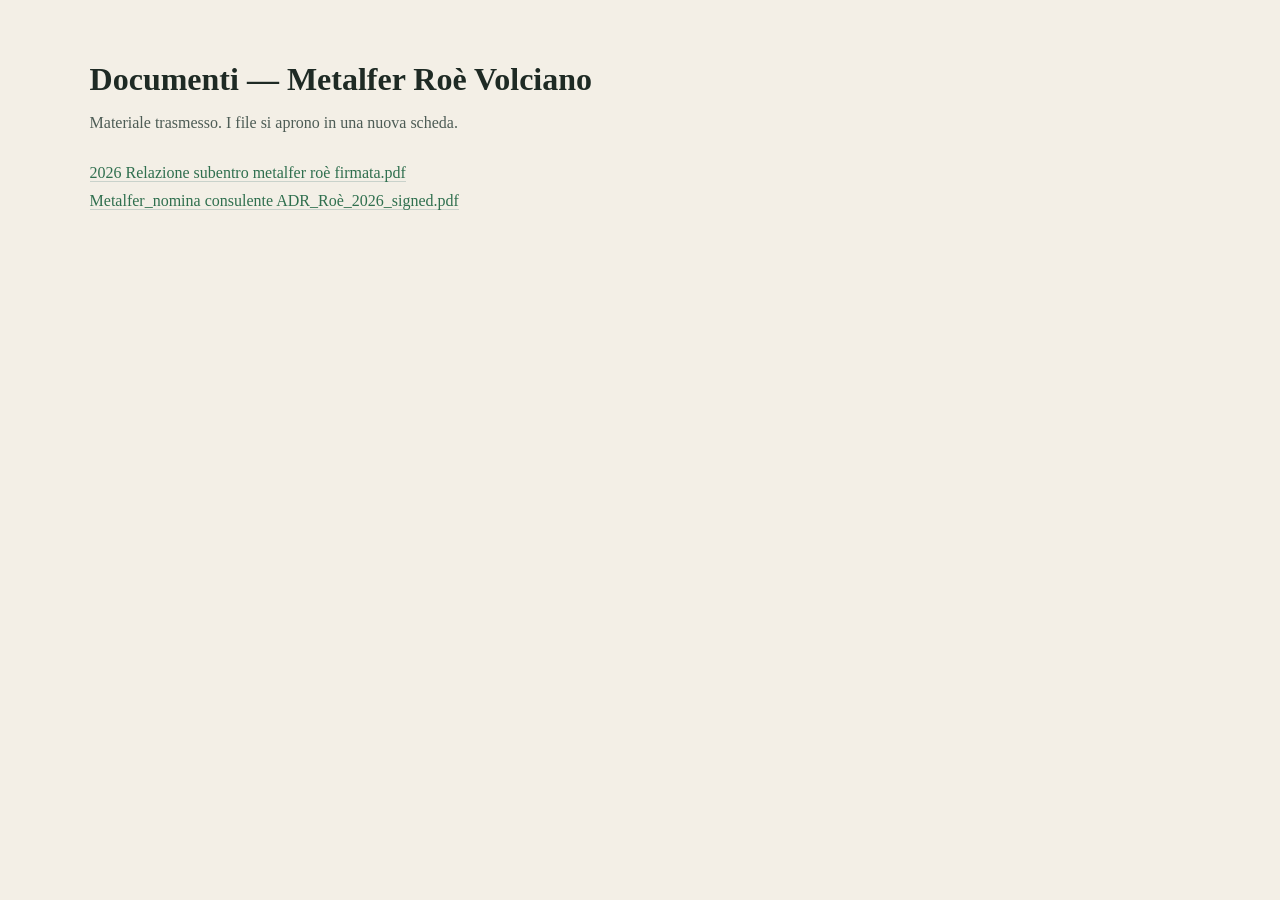
<file: documenti-metalfer-roe.html>
<!DOCTYPE html>
<html lang="it">
<head>
  <meta charset="UTF-8" />
  <meta name="viewport" content="width=device-width, initial-scale=1" />
  <title>Documenti — Metalfer Roè Volciano</title>
  <style>
    body { font-family: Georgia, serif; background: #f3efe6; color: #1e2a24; margin: 0; padding: 40px 7vw; }
    h1 { font-size: 32px; margin-bottom: 8px; }
    .mute { color: #4d5c55; margin-bottom: 32px; }
    ul { list-style: none; padding: 0; }
    li { margin: 10px 0; }
    a { color: #2f6f4e; text-decoration: none; border-bottom: 1px solid #c9d2cb; }
    a:hover { border-color: #2f6f4e; }
  </style>
</head>
<body>
  <h1>Documenti — Metalfer Roè Volciano</h1>
  <p class="mute">Materiale trasmesso. I file si aprono in una nuova scheda.</p>
  <ul>
    <li><a href="documenti/metalfer-roe/2026%20Relazione%20subentro%20metalfer%20ro%C3%A8%20firmata.pdf" target="_blank" rel="noopener">2026 Relazione subentro metalfer roè firmata.pdf</a></li>
    <li><a href="documenti/metalfer-roe/Metalfer_nomina%20consulente%20ADR_Ro%C3%A8_2026_signed.pdf" target="_blank" rel="noopener">Metalfer_nomina consulente ADR_Roè_2026_signed.pdf</a></li>
  </ul>
</body>
</html>
</file>
